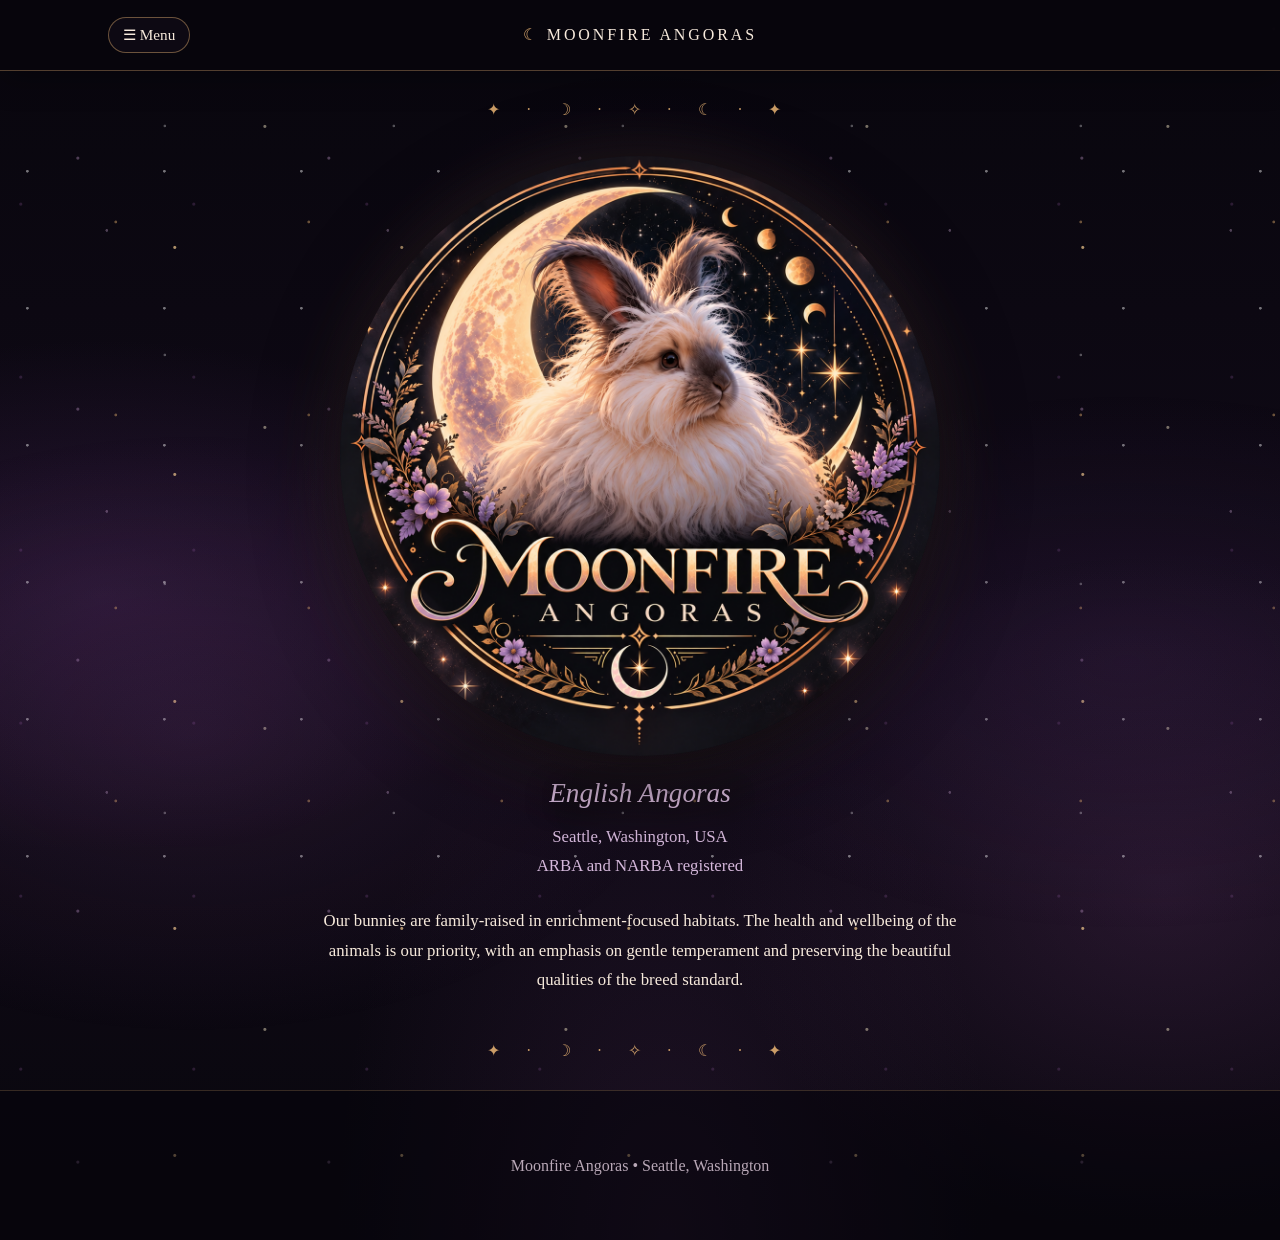
<file: index.html>
<!doctype html>
<html lang="en">
<head>
  <meta charset="utf-8">
  <meta name="viewport" content="width=device-width, initial-scale=1">

  <title>Moonfire Angoras | Seattle, Washington</title>

  <meta
    name="description"
    content="Moonfire Angoras is a family-raised English Angora rabbitry in Seattle, Washington.">

  <link rel="stylesheet" href="style.css">

  <style>

    /* ---------- LEFT DROPDOWN MENU ---------- */

    nav .wrap {
      position: relative;
      min-height: 70px;
      display: flex;
      align-items: center;
      justify-content: center;
    }

    .brand {
      text-align: center;
    }

    .menu-wrap {
      position: absolute;
      left: 18px;
      top: 50%;
      transform: translateY(-50%);
      z-index: 100;
    }

    .menu-button {
      background: rgba(14,10,20,.96);
      border: 1px solid rgba(224,173,112,.45);
      border-radius: 999px;

      color: #f7eadc;

      font-family: Georgia, "Times New Roman", serif;
      font-size: .95rem;

      padding: 8px 14px;
      cursor: pointer;
    }

    .dropdown {
      display: none;

      position: absolute;
      left: 0;
      top: calc(100% + 10px);

      width: 205px;

      padding: 10px;

      background: rgba(14,10,20,.98);

      border: 1px solid rgba(224,173,112,.45);
      border-radius: 16px;

      box-shadow: 0 15px 35px rgba(0,0,0,.45);

      z-index: 200;
    }

    .dropdown.open {
      display: block;
    }

    .dropdown a {
      display: block;

      padding: 11px 14px;

      color: #dbc7d9;
      text-decoration: none;

      border-radius: 10px;

      font-size: 1rem;
      text-align: left;
    }

    .dropdown a:hover {
      background: rgba(224,173,112,.12);
      color: #f2d2a2;
    }


    /* ---------- CENTER THE HOMEPAGE ---------- */

    .hero {
      text-align: center;
    }

    .hero-inner {
      width: 100%;
      max-width: 900px;

      margin-left: auto;
      margin-right: auto;

      padding-left: 20px;
      padding-right: 20px;

      text-align: center;
    }


    /* ---------- LARGER CENTERED LOGO ---------- */

    .hero .logo {
      display: block;

      width: min(600px, 92vw);
      max-width: 100%;

      margin-left: auto;
      margin-right: auto;

      border-radius: 50%;
    }


    /* ---------- ALL TEXT USES SAME CENTER ---------- */

    .home-info {
      width: 100%;
      max-width: 720px;

      margin: 22px auto 0;

      text-align: center;
    }


    /* English Angoras */

    .home-title {
      margin: 0 auto 14px;

      color: #d5b8db;

      font-size: clamp(1.3rem, 4.5vw, 1.7rem);
      font-style: italic;
      font-weight: normal;

      line-height: 1.15;

      text-align: center;
    }


    /* Location and registration */

    .home-details {
      width: 100%;

      margin: 0 auto 26px;

      color: #d5b8db;

      font-size: 1.05rem;
      line-height: 1.7;

      text-align: center;
    }


    /* Description */

    .home-description {
      width: 100%;
      max-width: 650px;

      margin: 0 auto;

      color: #f7eadc;

      font-size: 1.05rem;
      line-height: 1.75;

      text-align: center;
    }


    /* Decorative divider */

    .home-divider {
      margin: 32px auto 10px;

      color: #e0ad70;

      font-size: 1.25rem;

      text-align: center;
      letter-spacing: .5rem;
    }


    /* ---------- CENTERED FOOTER ---------- */

    footer .wrap {
      width: 100%;
      max-width: 720px;

      margin-left: auto;
      margin-right: auto;

      text-align: center;
    }

    footer p,
    footer .moon {
      text-align: center;
    }


    /* ---------- PHONE ADJUSTMENTS ---------- */

    @media (max-width: 560px) {

      nav .wrap {
        min-height: 72px;
      }

      .brand {
        font-size: .82rem;
        letter-spacing: .12em;
      }

      .menu-wrap {
        left: 10px;
      }

      .menu-button {
        font-size: .82rem;
        padding: 7px 11px;
      }

      .dropdown {
        width: 190px;
      }

      .hero-inner {
        padding-left: 16px;
        padding-right: 16px;
      }

      .hero .logo {
        width: min(520px, 96vw);
      }

      .home-title {
  font-size: 1.3rem !important;
  line-height: 1.2;
  margin-top: 12px;
  margin-bottom: 14px;
      }

      .home-details {
        font-size: 1rem;
      }

      .home-description {
        max-width: 94%;
        font-size: 1rem;
        line-height: 1.7;
      }
    }

  </style>
</head>


<body>


<!-- NAVIGATION -->

<nav>
  <div class="wrap">

    <div class="menu-wrap">

      <button
        class="menu-button"
        type="button"
        aria-expanded="false"
        aria-controls="site-menu">
        ☰ Menu
      </button>

      <div
        class="dropdown"
        id="site-menu">

        <a href="about.html">About</a>
        <a href="angoras.html">Our Angoras</a>
        <a href="available.html">Available</a>
        <a href="litters.html">Litters</a>
        <a href="care.html">Care</a>
        <a href="policies.html">Policies</a>
        <a href="contact.html">Contact</a>

      </div>

    </div>


    <a
      class="brand"
      href="index.html">
      ☾ Moonfire Angoras
    </a>

  </div>
</nav>



<!-- HOMEPAGE -->

<main>

  <section class="hero">

    <div class="hero-inner">


      <!-- LARGE CENTERED LOGO -->

      <img
        class="logo"
        src="logo.png"
        alt="Moonfire Angoras logo">


      <!-- CENTERED INFORMATION -->

      <div class="home-info">


        <h1 class="home-title">
          English Angoras
        </h1>


        <div class="home-details">

          Seattle, Washington, USA

          <br>

          ARBA and NARBA registered

        </div>


        <p class="home-description">

          Our bunnies are family-raised in enrichment-focused habitats.
          The health and wellbeing of the animals is our priority, with an
          emphasis on gentle temperament and preserving the beautiful
          qualities of the breed standard.

        </p>




      </div>

    </div>

  </section>

</main>



<!-- FOOTER -->

<footer>

  <div class="wrap">

    <p>
      Moonfire Angoras • Seattle, Washington
    </p>

  </div>

</footer>



<!-- DROPDOWN MENU SCRIPT -->

<script>

  const menuButton =
    document.querySelector('.menu-button');

  const dropdown =
    document.querySelector('.dropdown');


  menuButton.addEventListener(
    'click',
    function(event) {

      event.stopPropagation();

      const isOpen =
        dropdown.classList.toggle('open');

      menuButton.setAttribute(
        'aria-expanded',
        isOpen
      );

    }
  );


  document.addEventListener(
    'click',
    function(event) {

      if (!event.target.closest('.menu-wrap')) {

        dropdown.classList.remove('open');

        menuButton.setAttribute(
          'aria-expanded',
          'false'
        );

      }

    }
  );

</script>


</body>
</html>
</file>
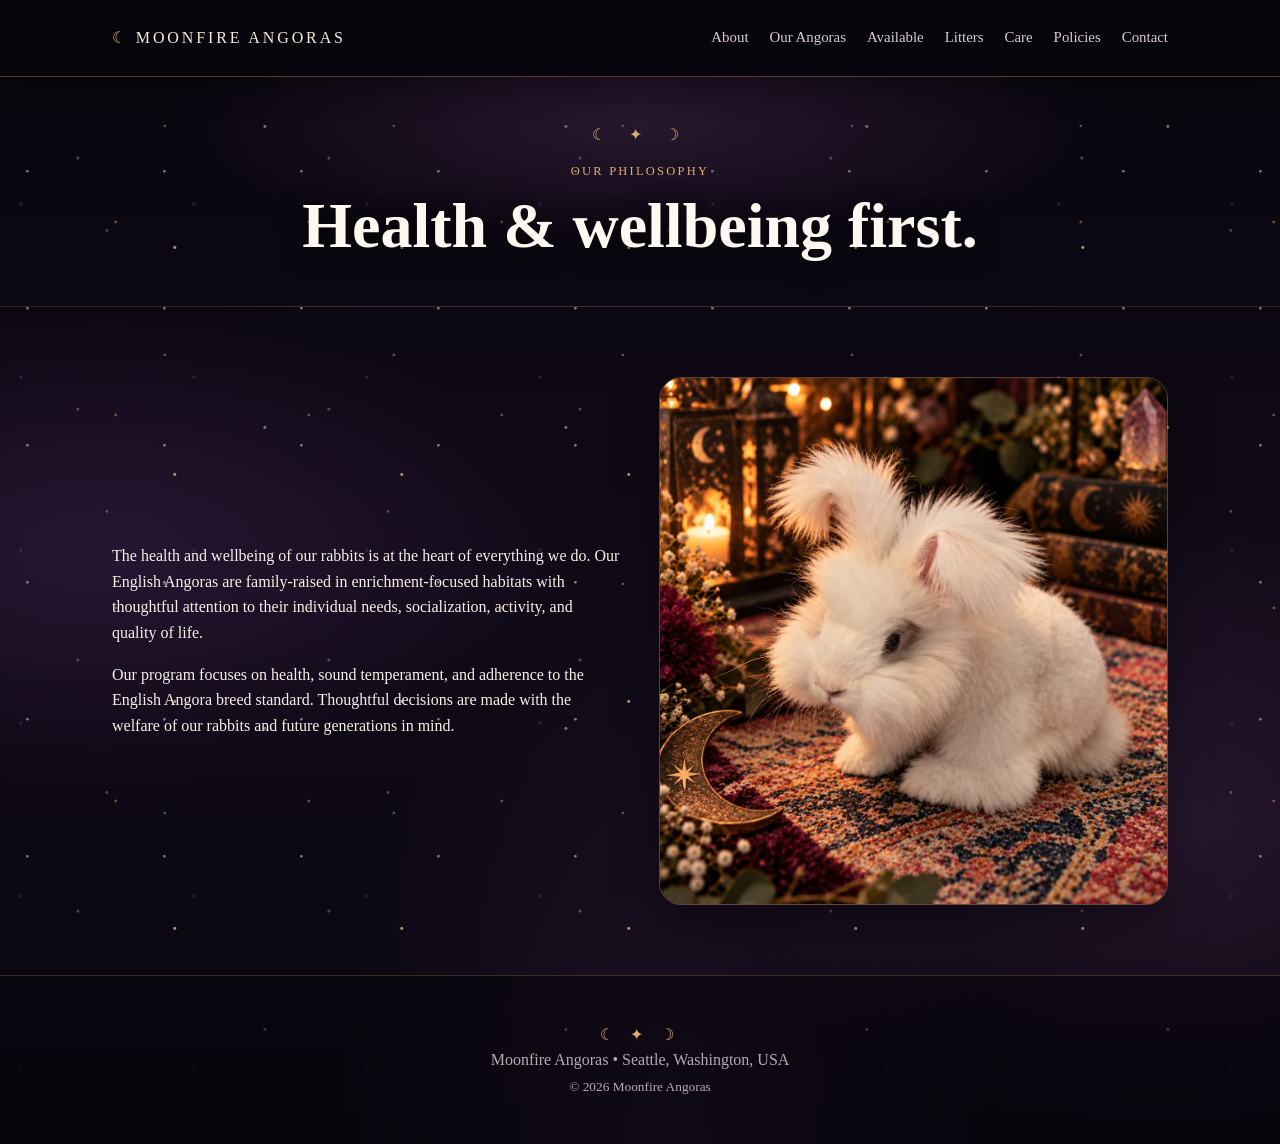
<file: about.html>
<!doctype html><html lang="en"><head><meta charset="utf-8"><meta name="viewport" content="width=device-width,initial-scale=1"><title>About | Moonfire Angoras</title><link rel="stylesheet" href="style.css"></head><body><nav><div class="wrap"><a class="brand" href="index.html">☾ Moonfire Angoras</a><div class="links"><a href="about.html">About</a><a href="angoras.html">Our Angoras</a><a href="available.html">Available</a><a href="litters.html">Litters</a><a href="care.html">Care</a><a href="policies.html">Policies</a><a href="contact.html">Contact</a></div></div></nav><header class="pagehead"><div class="wrap"><div class="eyebrow">Our Philosophy</div><h1>Health & wellbeing first.</h1></div></header><main class="section"><div class="wrap split"><div><p>The health and wellbeing of our rabbits is at the heart of everything we do. Our English Angoras are family-raised in enrichment-focused habitats with thoughtful attention to their individual needs, socialization, activity, and quality of life.</p><p>Our program focuses on health, sound temperament, and adherence to the English Angora breed standard. Thoughtful decisions are made with the welfare of our rabbits and future generations in mind.</p></div><img src="rabbit-2.png" alt="English Angora rabbit in a celestial portrait"></div></main><footer><div class="wrap"><span class="moon">☾ ✦ ☽</span><br>Moonfire Angoras • Seattle, Washington, USA<br><small>© 2026 Moonfire Angoras</small></div></footer></body></html>
</file>
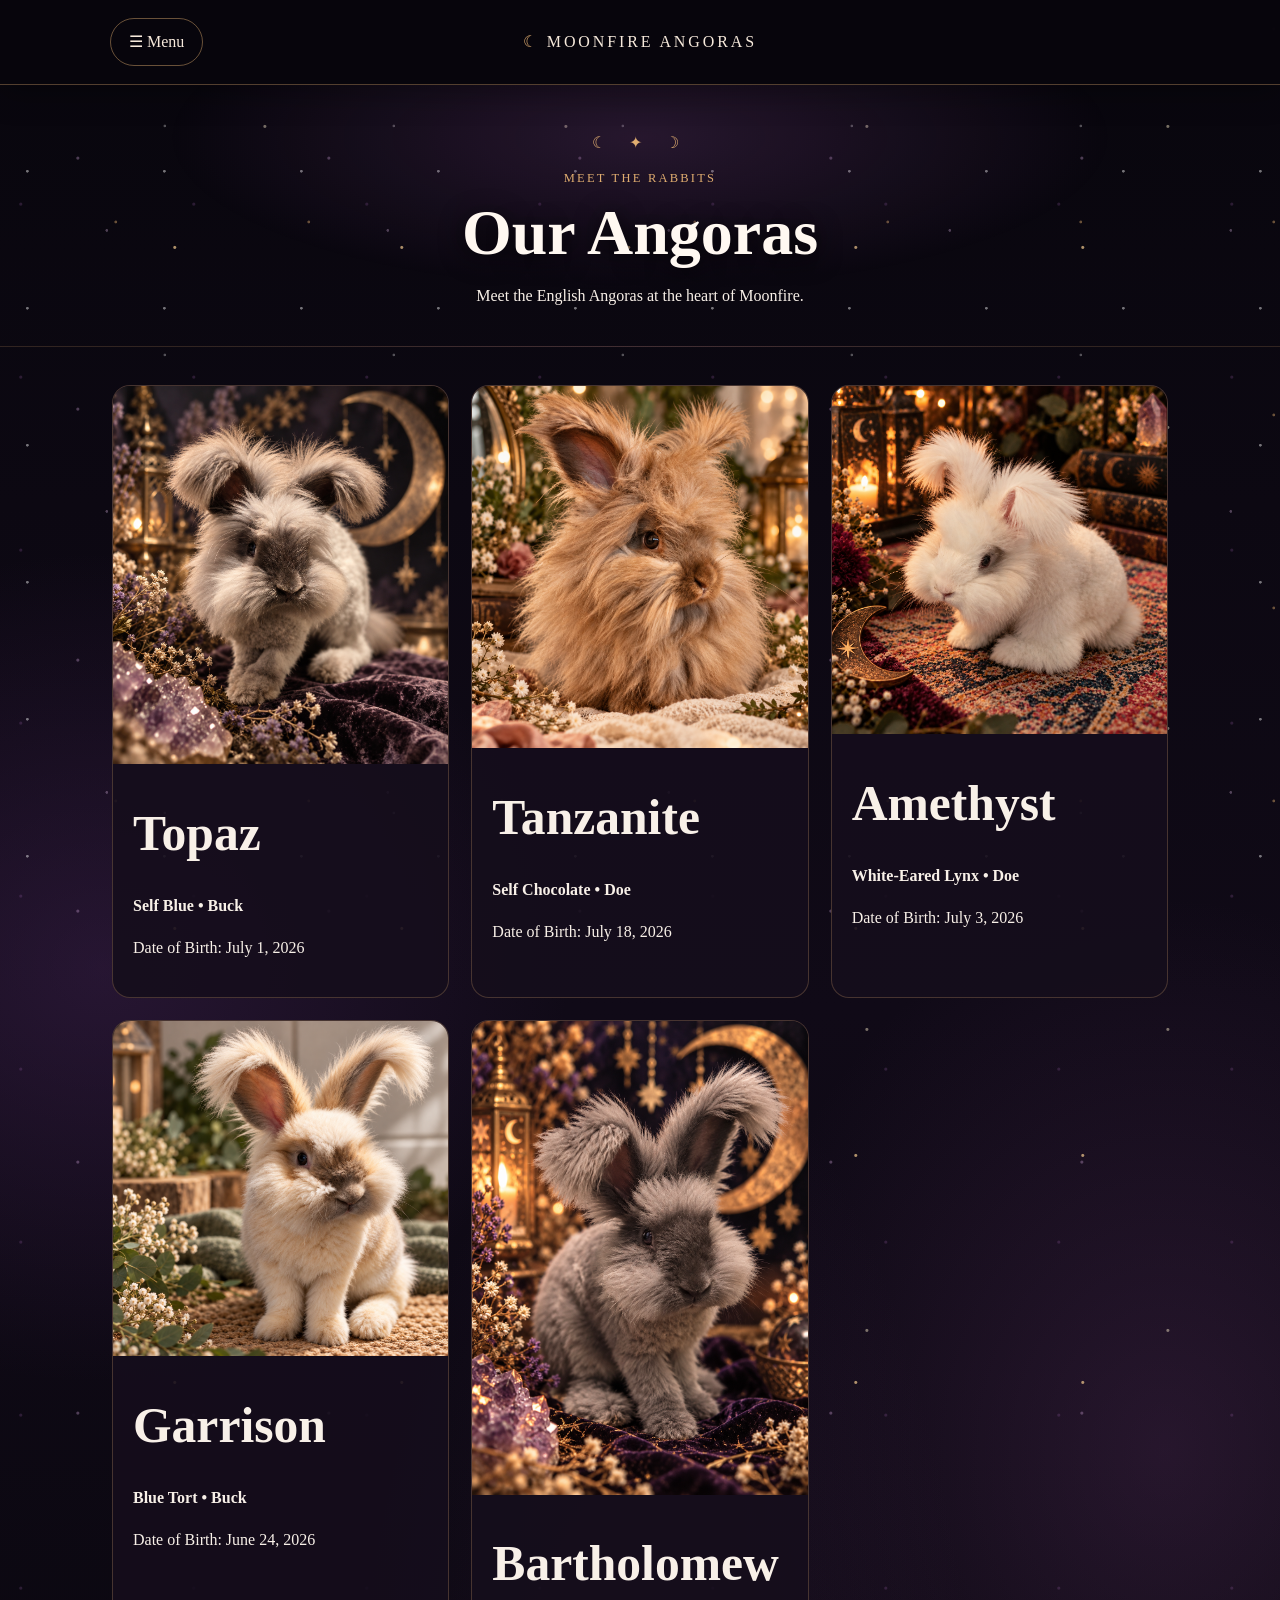
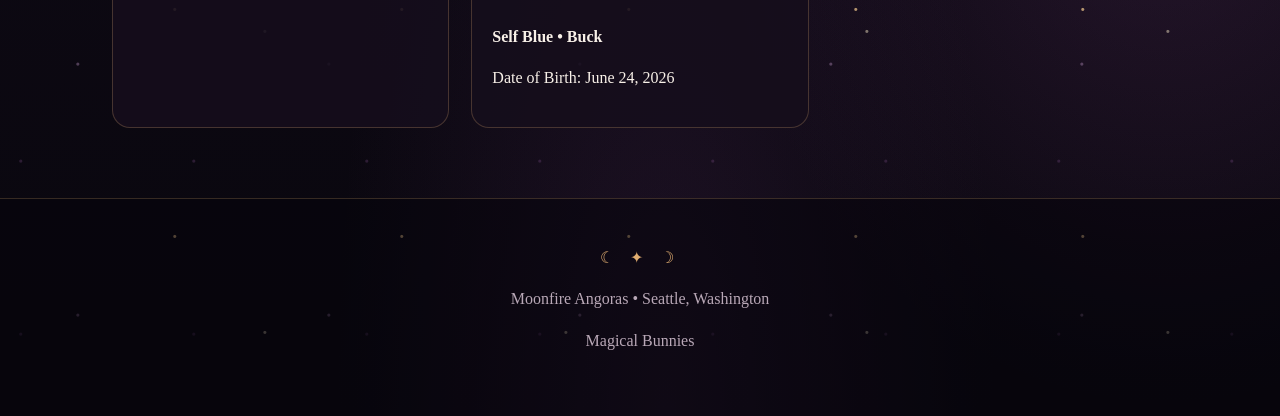
<file: angoras.html>
<!doctype html>
<html lang="en">
<head>
  <meta charset="utf-8">
  <meta name="viewport" content="width=device-width, initial-scale=1">
  <title>Our Angoras | Moonfire Angoras</title>
  <link rel="stylesheet" href="style.css">
</head>

<body>

<nav class="dropdown-nav">
  <div class="nav-inner">

    <details class="menu-dropdown">
      <summary>☰ Menu</summary>

      <div class="menu-items">
        <a href="index.html">Home</a>
        <a href="about.html">About</a>
        <a href="angoras.html">Our Angoras</a>
        <a href="available.html">Available</a>
        <a href="litters.html">Litters</a>
        <a href="care.html">Care</a>
        <a href="policies.html">Policies</a>
        <a href="contact.html">Contact</a>
      </div>
    </details>

    <a class="brand" href="index.html">☾ Moonfire Angoras</a>

  </div>
</nav>

<header class="pagehead">
  <div class="wrap">
    <div class="eyebrow">Meet the Rabbits</div>
    <h1>Our Angoras</h1>
    <p>
      Meet the English Angoras at the heart of Moonfire.
    </p>
  </div>
</header>

<main>

<section class="section">
  <div class="wrap">

    <div class="grid">

      <article class="card">
        <img src="topaz.png" alt="Topaz, a Self Blue English Angora buck">
        <div class="copy">
          <h2>Topaz</h2>
          <p><strong>Self Blue • Buck</strong></p>
          <p>Date of Birth: July 1, 2026</p>
        </div>
      </article>

      <article class="card">
        <img src="tanzanite.png" alt="Tanzanite, a Self Chocolate English Angora doe">
        <div class="copy">
          <h2>Tanzanite</h2>
          <p><strong>Self Chocolate • Doe</strong></p>
          <p>Date of Birth: July 18, 2026</p>
        </div>
      </article>

      <article class="card">
        <img src="amethyst.png" alt="Amethyst, a White-Eared Lynx English Angora doe">
        <div class="copy">
          <h2>Amethyst</h2>
          <p><strong>White-Eared Lynx • Doe</strong></p>
          <p>Date of Birth: July 3, 2026</p>
        </div>
      </article>

      <article class="card">
        <img src="garrison.png" alt="Garrison, a Blue Tort English Angora buck">
        <div class="copy">
          <h2>Garrison</h2>
          <p><strong>Blue Tort • Buck</strong></p>
          <p>Date of Birth: June 24, 2026</p>
        </div>
      </article>

      <article class="card">
        <img src="bartholomew.png" alt="Bartholomew, a Self Blue English Angora buck">
        <div class="copy">
          <h2>Bartholomew</h2>
          <p><strong>Self Blue • Buck</strong></p>
          <p>Date of Birth: June 24, 2026</p>
        </div>
      </article>

    </div>

  </div>
</section>

</main>

<footer>
  <div class="wrap">
    <div class="moon">☾ ✦ ☽</div>
    <p>Moonfire Angoras • Seattle, Washington</p>
    <p>Magical Bunnies</p>
  </div>
</footer>

</body>
</html>
</file>
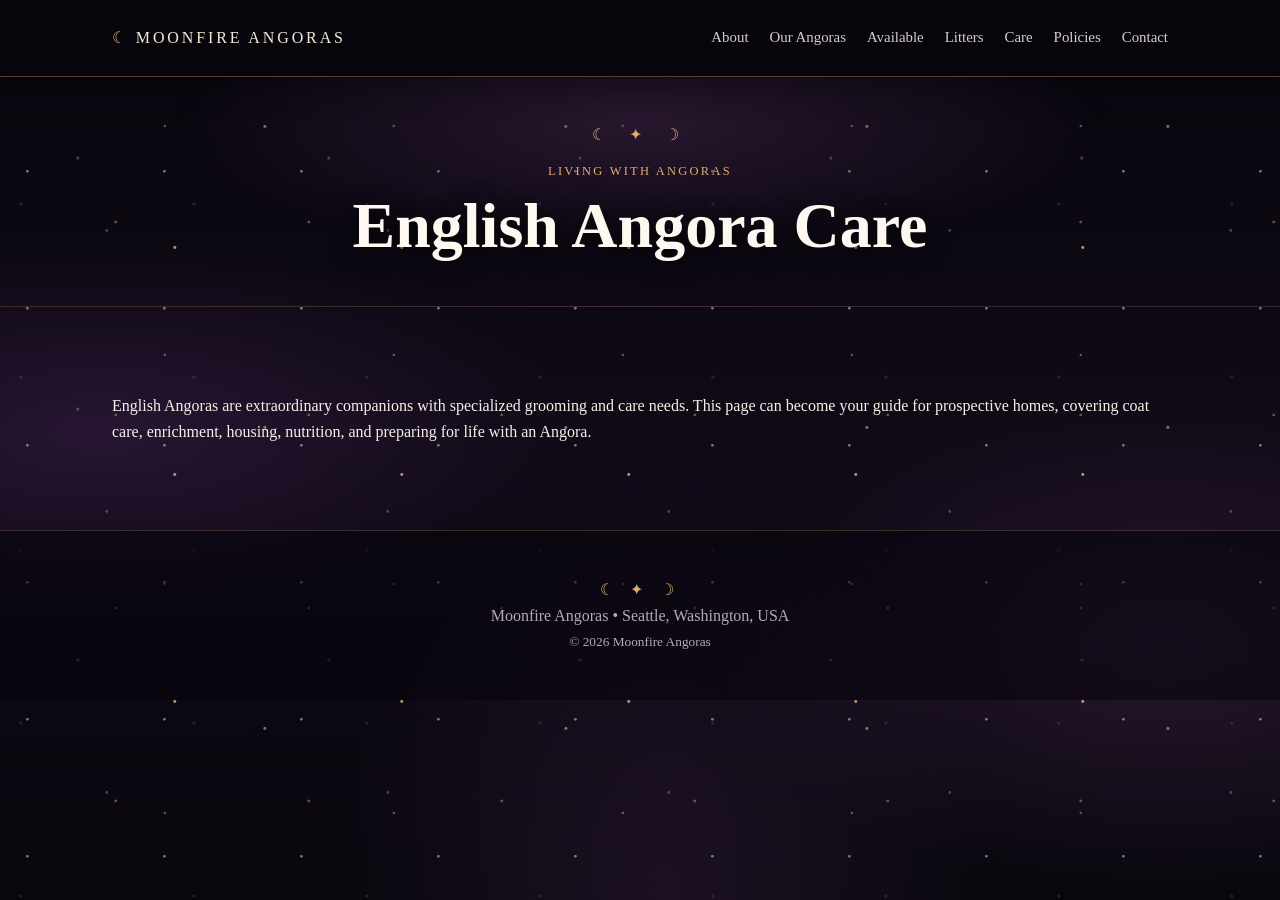
<file: care.html>
<!doctype html><html lang="en"><head><meta charset="utf-8"><meta name="viewport" content="width=device-width,initial-scale=1"><title>English Angora Care | Moonfire Angoras</title><link rel="stylesheet" href="style.css"></head><body><nav><div class="wrap"><a class="brand" href="index.html">☾ Moonfire Angoras</a><div class="links"><a href="about.html">About</a><a href="angoras.html">Our Angoras</a><a href="available.html">Available</a><a href="litters.html">Litters</a><a href="care.html">Care</a><a href="policies.html">Policies</a><a href="contact.html">Contact</a></div></div></nav><header class="pagehead"><div class="wrap"><div class="eyebrow">Living With Angoras</div><h1>English Angora Care</h1></div></header><main class="section"><div class="wrap"><p>English Angoras are extraordinary companions with specialized grooming and care needs. This page can become your guide for prospective homes, covering coat care, enrichment, housing, nutrition, and preparing for life with an Angora.</p></div></main><footer><div class="wrap"><span class="moon">☾ ✦ ☽</span><br>Moonfire Angoras • Seattle, Washington, USA<br><small>© 2026 Moonfire Angoras</small></div></footer></body></html>
</file>
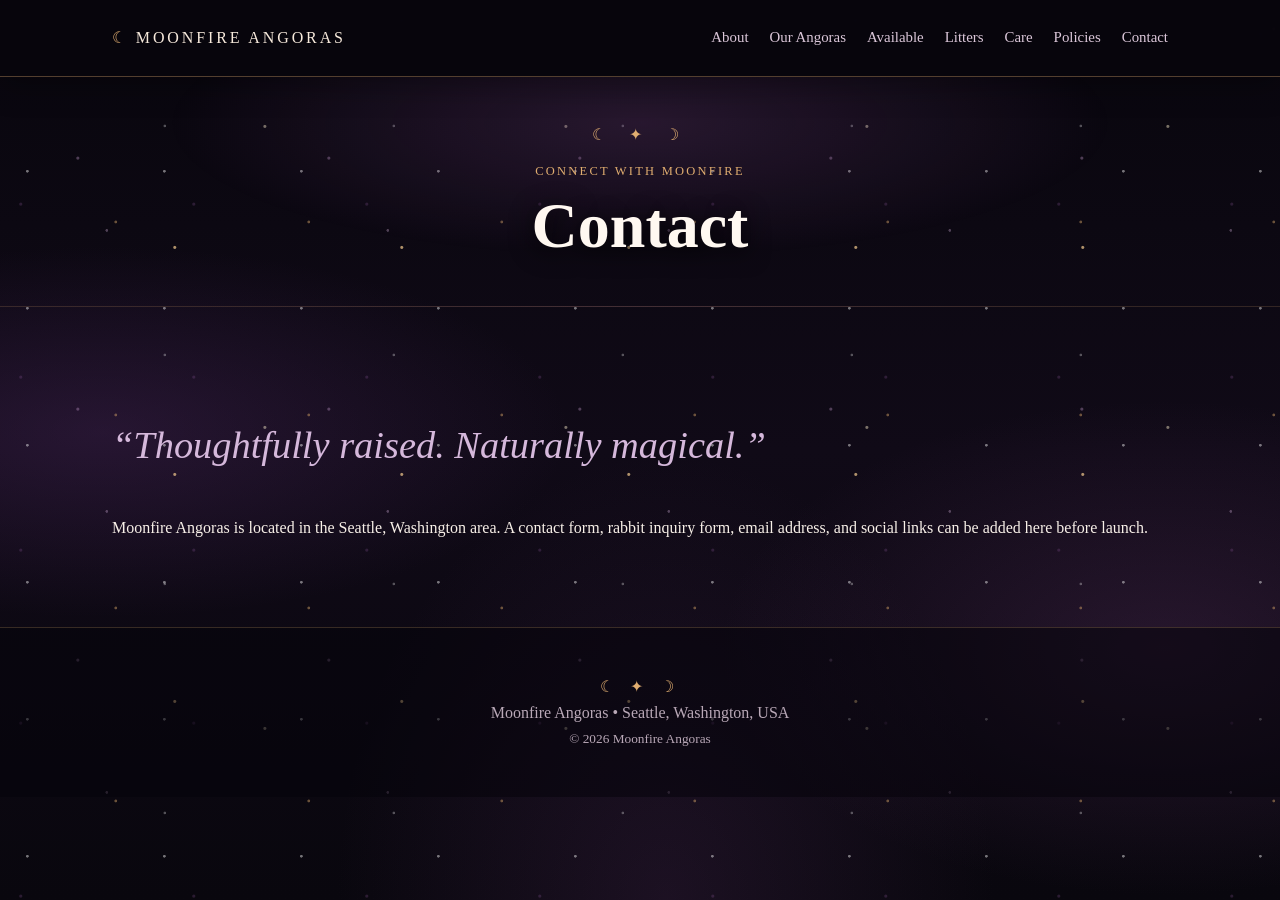
<file: contact.html>
<!doctype html><html lang="en"><head><meta charset="utf-8"><meta name="viewport" content="width=device-width,initial-scale=1"><title>Contact | Moonfire Angoras</title><link rel="stylesheet" href="style.css"></head><body><nav><div class="wrap"><a class="brand" href="index.html">☾ Moonfire Angoras</a><div class="links"><a href="about.html">About</a><a href="angoras.html">Our Angoras</a><a href="available.html">Available</a><a href="litters.html">Litters</a><a href="care.html">Care</a><a href="policies.html">Policies</a><a href="contact.html">Contact</a></div></div></nav><header class="pagehead"><div class="wrap"><div class="eyebrow">Connect With Moonfire</div><h1>Contact</h1></div></header><main class="section"><div class="wrap"><p class="quote">“Thoughtfully raised. Naturally magical.”</p><p>Moonfire Angoras is located in the Seattle, Washington area. A contact form, rabbit inquiry form, email address, and social links can be added here before launch.</p></div></main><footer><div class="wrap"><span class="moon">☾ ✦ ☽</span><br>Moonfire Angoras • Seattle, Washington, USA<br><small>© 2026 Moonfire Angoras</small></div></footer></body></html>
</file>
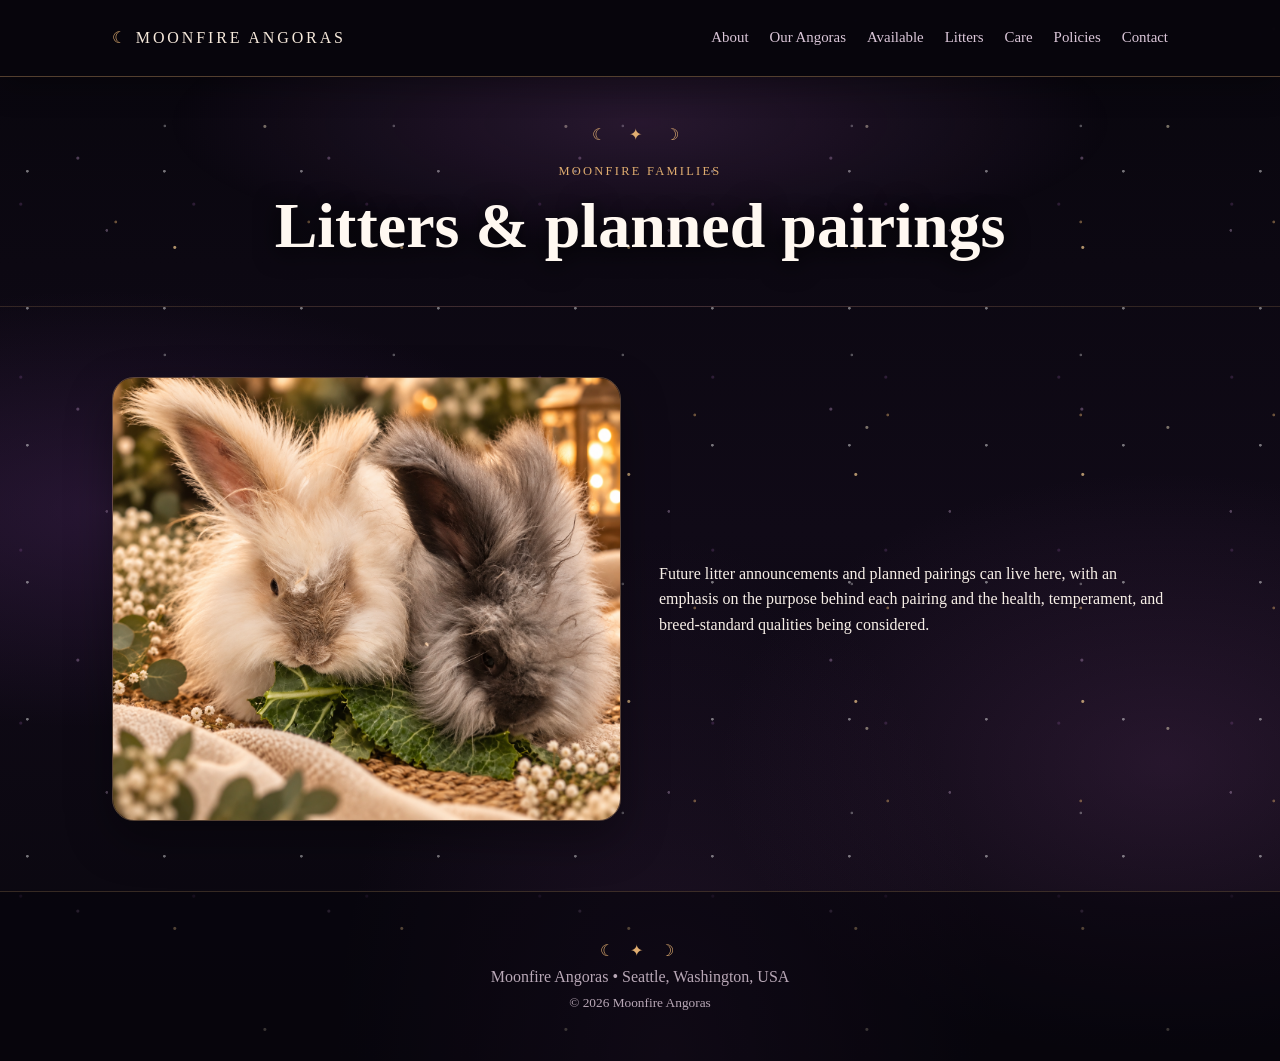
<file: litters.html>
<!doctype html><html lang="en"><head><meta charset="utf-8"><meta name="viewport" content="width=device-width,initial-scale=1"><title>Litters | Moonfire Angoras</title><link rel="stylesheet" href="style.css"></head><body><nav><div class="wrap"><a class="brand" href="index.html">☾ Moonfire Angoras</a><div class="links"><a href="about.html">About</a><a href="angoras.html">Our Angoras</a><a href="available.html">Available</a><a href="litters.html">Litters</a><a href="care.html">Care</a><a href="policies.html">Policies</a><a href="contact.html">Contact</a></div></div></nav><header class="pagehead"><div class="wrap"><div class="eyebrow">Moonfire Families</div><h1>Litters & planned pairings</h1></div></header><main class="section"><div class="wrap split"><img src="rabbits-pair.png" alt="Two English Angora rabbits"><div><p>Future litter announcements and planned pairings can live here, with an emphasis on the purpose behind each pairing and the health, temperament, and breed-standard qualities being considered.</p></div></div></main><footer><div class="wrap"><span class="moon">☾ ✦ ☽</span><br>Moonfire Angoras • Seattle, Washington, USA<br><small>© 2026 Moonfire Angoras</small></div></footer></body></html>
</file>
<file: style.css>
:root{
  --night:#090710;
  --night2:#100b18;
  --plum:#211329;
  --cream:#f8f0e8;
  --lav:#d5b8db;
  --lav2:#a879b5;
  --gold:#e0ad70;
  --gold2:#f2d2a2;
  --muted:#d3c4d1;
}
*{box-sizing:border-box}
html{scroll-behavior:smooth}
body{
  margin:0;
  color:var(--cream);
  font-family:Georgia,'Times New Roman',serif;
  line-height:1.6;
  background:
    radial-gradient(circle at 12% 18%,rgba(161,101,177,.22) 0 1px,transparent 2px),
    radial-gradient(circle at 77% 9%,rgba(244,203,142,.7) 0 1px,transparent 2px),
    radial-gradient(circle at 88% 42%,rgba(255,241,205,.45) 0 1px,transparent 2px),
    radial-gradient(circle at 31% 63%,rgba(205,161,214,.35) 0 1px,transparent 2px),
    radial-gradient(ellipse at 8% 48%,rgba(83,44,103,.34),transparent 28%),
    radial-gradient(ellipse at 91% 72%,rgba(105,57,111,.28),transparent 27%),
    radial-gradient(ellipse at 52% 100%,rgba(85,46,95,.25),transparent 35%),
    linear-gradient(180deg,#08060d 0%,#100a17 50%,#09070e 100%);
  background-size:173px 173px,227px 227px,301px 301px,251px 251px,auto,auto,auto,auto;
  min-height:100vh;
}
body:before{
  content:"";
  position:fixed; inset:0; pointer-events:none; z-index:-1;
  background:
    radial-gradient(circle at 20% 25%,rgba(255,255,255,.55) 0 1px,transparent 1.7px),
    radial-gradient(circle at 60% 15%,rgba(231,178,111,.55) 0 1px,transparent 1.8px),
    radial-gradient(circle at 72% 55%,rgba(255,255,255,.38) 0 1px,transparent 1.7px),
    radial-gradient(circle at 38% 82%,rgba(218,182,224,.42) 0 1px,transparent 1.7px);
  background-size:137px 137px,193px 193px,229px 229px,281px 281px;
  opacity:.8;
}
a{color:inherit}
.wrap{max-width:1100px;margin:auto;padding:0 22px}
nav{
  position:sticky;top:0;z-index:10;
  background:rgba(8,6,13,.94);
  backdrop-filter:blur(10px);
  border-bottom:1px solid rgba(224,173,112,.35);
  box-shadow:0 10px 30px rgba(0,0,0,.25)
}
nav .wrap{display:flex;align-items:center;justify-content:space-between;min-height:76px}
.brand{text-decoration:none;letter-spacing:.18em;text-transform:uppercase;font-size:1rem;color:#f7eadc;white-space:nowrap}
.brand:first-letter{color:var(--gold)}
.links{display:flex;gap:21px;font-size:.93rem;flex-wrap:wrap;justify-content:center}
.links a{text-decoration:none;color:#dbc7d9;transition:.2s}
.links a:hover{color:var(--gold2);text-shadow:0 0 14px rgba(224,173,112,.35)}
.hero{
  min-height:82vh;display:grid;place-items:center;text-align:center;position:relative;overflow:hidden;
  background:
    radial-gradient(ellipse at 50% 35%,rgba(96,52,112,.18),transparent 38%),
    radial-gradient(ellipse at 15% 65%,rgba(119,65,126,.18),transparent 32%),
    radial-gradient(ellipse at 88% 58%,rgba(77,43,98,.22),transparent 32%);
}
.hero:before,.hero:after{
  content:"✦   ·   ☽   ·   ✧   ·   ☾   ·   ✦";
  position:absolute;left:50%;transform:translateX(-50%);
  color:var(--gold);letter-spacing:.7em;white-space:nowrap;opacity:.9
}
.hero:before{top:26px}
.hero:after{bottom:26px}
.hero-inner{max-width:840px;padding:85px 22px 95px;position:relative}
.logo{
  width:min(390px,78vw);
  border-radius:50%;
  filter:drop-shadow(0 18px 40px rgba(0,0,0,.65)) drop-shadow(0 0 25px rgba(224,173,112,.12));
}
h1{font-size:clamp(2.4rem,6vw,4.8rem);line-height:1.04;margin:.7rem 0 .55rem;color:#fff8f1;text-shadow:0 4px 24px #000}
.hero h1 br + *{}
.tag{font-size:clamp(1.15rem,2.5vw,1.55rem);color:var(--lav);font-style:italic}
.lead{max-width:720px;margin:24px auto 0;color:#f1e8ee;font-size:1.08rem}
.btn{display:inline-block;padding:12px 20px;border:1px solid var(--gold);border-radius:999px;text-decoration:none;background:rgba(36,26,42,.8)}
.home-links{padding:78px 0 88px;border-top:1px solid rgba(224,173,112,.22)}
.home-links:before{content:"☾  ✦  ☽";display:block;text-align:center;color:var(--gold);letter-spacing:.6em;margin-bottom:36px}
.grid{display:grid;grid-template-columns:repeat(3,1fr);gap:22px}
.tile{
  background:linear-gradient(145deg,rgba(31,20,39,.92),rgba(14,10,20,.94));
  border:1px solid rgba(224,173,112,.28);
  border-radius:18px;padding:28px;text-decoration:none;min-height:160px;transition:.2s;
  box-shadow:0 15px 35px rgba(0,0,0,.18)
}
.tile:hover{transform:translateY(-3px);border-color:var(--gold);box-shadow:0 15px 40px rgba(0,0,0,.35)}
.tile h2{margin:0 0 7px;color:#fff6ec;font-size:1.45rem}
.tile h2:before{content:"✦ ";color:var(--gold);font-size:.75em}
.tile p{margin:0;color:var(--muted)}
.pagehead{
  padding:100px 0 60px;text-align:center;
  background:radial-gradient(ellipse at 50% 20%,rgba(107,61,119,.3),transparent 52%);
  border-bottom:1px solid rgba(224,173,112,.18)
}
.pagehead:before{content:"☾  ✦  ☽";display:block;color:var(--gold);letter-spacing:.6em;margin-bottom:14px}
.pagehead h1{font-size:clamp(2.4rem,5vw,4rem)}
.section{padding:70px 0}
.eyebrow{letter-spacing:.18em;text-transform:uppercase;color:var(--gold);font-size:.78rem}
.section h2{font-size:clamp(2rem,4vw,3.1rem);margin:.2em 0 .4em}
.split{display:grid;grid-template-columns:1fr 1fr;gap:38px;align-items:center}
.split img,.feature{width:100%;border-radius:22px;border:1px solid rgba(224,173,112,.35);box-shadow:0 18px 45px rgba(0,0,0,.35)}
.card{background:rgba(22,14,28,.9);border:1px solid rgba(224,173,112,.25);border-radius:18px;overflow:hidden}
.card img{
  width:100%;
  height:auto;
  display:block;
}
.card .copy{padding:20px}
.placeholder{padding:36px;border:1px dashed rgba(224,173,112,.45);border-radius:18px;background:rgba(23,15,29,.8);color:var(--muted)}
.quote{font-size:clamp(1.5rem,3vw,2.4rem);color:var(--lav);font-style:italic}
footer{padding:46px 0;text-align:center;color:#b9a8b7;border-top:1px solid rgba(224,173,112,.22);background:rgba(7,5,11,.55)}
.moon{color:var(--gold);letter-spacing:.4em}
@media(max-width:800px){
  nav .wrap{display:block;padding-top:13px;padding-bottom:13px}
  .brand{display:block;margin-bottom:10px}
  .links{display:grid;grid-template-columns:repeat(4,auto);gap:8px 15px;justify-content:start;font-size:.88rem}
  .grid,.split{grid-template-columns:1fr}
  .hero{min-height:76vh}
  .hero-inner{padding-top:78px}
}
@media(max-width:560px){
  .wrap{padding-left:18px;padding-right:18px}
  .brand{font-size:.94rem}
  .links{grid-template-columns:repeat(4,max-content);gap:8px 18px;font-size:.84rem}
  .logo{width:min(330px,82vw)}
  .hero h1{font-size:clamp(2.5rem,12vw,3.8rem)}
  .lead{font-size:1rem}
  .hero:before,.hero:after{letter-spacing:.35em;font-size:.85rem}
}
/* Mobile homepage refinements */
@media (max-width: 560px) {

  .hero-inner {
    padding-top: 65px;
    padding-bottom: 75px;
  }

  .logo {
    width: min(300px, 76vw);
  }

  .hero h1 {
    font-size: 2.65rem;
    line-height: 1.08;
    margin-top: 1.1rem;
    margin-bottom: 0.8rem;
  }

  .hero h1 span {
    font-size: 0.9em;
    font-style: italic;
  }

  .tag {
    font-size: 1.08rem;
    margin-top: 12px;
  }

  .lead {
    font-size: 1rem;
    line-height: 1.7;
    margin-top: 24px;
  }
}
/* ========================================
   OUR ANGORAS PAGE - DROPDOWN NAVIGATION
   ======================================== */

.dropdown-nav {
  position: relative;
  z-index: 100;
}

.dropdown-nav .nav-inner {
  max-width: 1100px;
  margin: 0 auto;
  padding: 18px 20px;
  display: grid;
  grid-template-columns: 150px 1fr 150px;
  align-items: center;
}

.dropdown-nav .brand {
  grid-column: 2;
  justify-self: center;
  text-align: center;
  white-space: nowrap;
}

.menu-dropdown {
  grid-column: 1;
  grid-row: 1;
  position: relative;
  justify-self: start;
}

.menu-dropdown summary {
  list-style: none;
  cursor: pointer;
  padding: 10px 18px;
  border: 1px solid rgba(224, 173, 112, .45);
  border-radius: 999px;
  color: #f7eadc;
  font-size: 1rem;
  white-space: nowrap;
}

.menu-dropdown summary::-webkit-details-marker {
  display: none;
}

.menu-items {
  position: absolute;
  top: calc(100% + 10px);
  left: 0;
  min-width: 190px;
  padding: 10px;
  border: 1px solid rgba(224, 173, 112, .35);
  border-radius: 16px;
  background: rgba(8, 6, 13, .98);
  box-shadow: 0 15px 35px rgba(0, 0, 0, .4);
}

.menu-items a {
  display: block;
  padding: 10px 14px;
  color: #f7eadc;
  text-decoration: none;
  border-radius: 10px;
}

.menu-items a:hover {
  background: rgba(224, 173, 112, .12);
  color: #e0ad70;
}


/* ========================================
   OUR ANGORAS - COMPACT SPACING
   ======================================== */

.pagehead {
  padding-top: 45px;
  padding-bottom: 38px;
  min-height: 0;
}

.pagehead .wrap {
  padding-top: 0;
  padding-bottom: 0;
}

.pagehead p {
  margin-bottom: 0;
}

main .section {
  padding-top: 38px;
}


/* Mobile */
@media (max-width: 560px) {

  .dropdown-nav .nav-inner {
    grid-template-columns: 120px 1fr 120px;
    padding: 18px 20px;
  }

  .dropdown-nav .brand {
    font-size: .94rem;
  }

  .menu-dropdown summary {
    padding: 9px 14px;
    font-size: .95rem;
  }

  .pagehead {
    padding-top: 38px;
    padding-bottom: 30px;
  }

  main .section {
    padding-top: 30px;
  }
}
</file>
